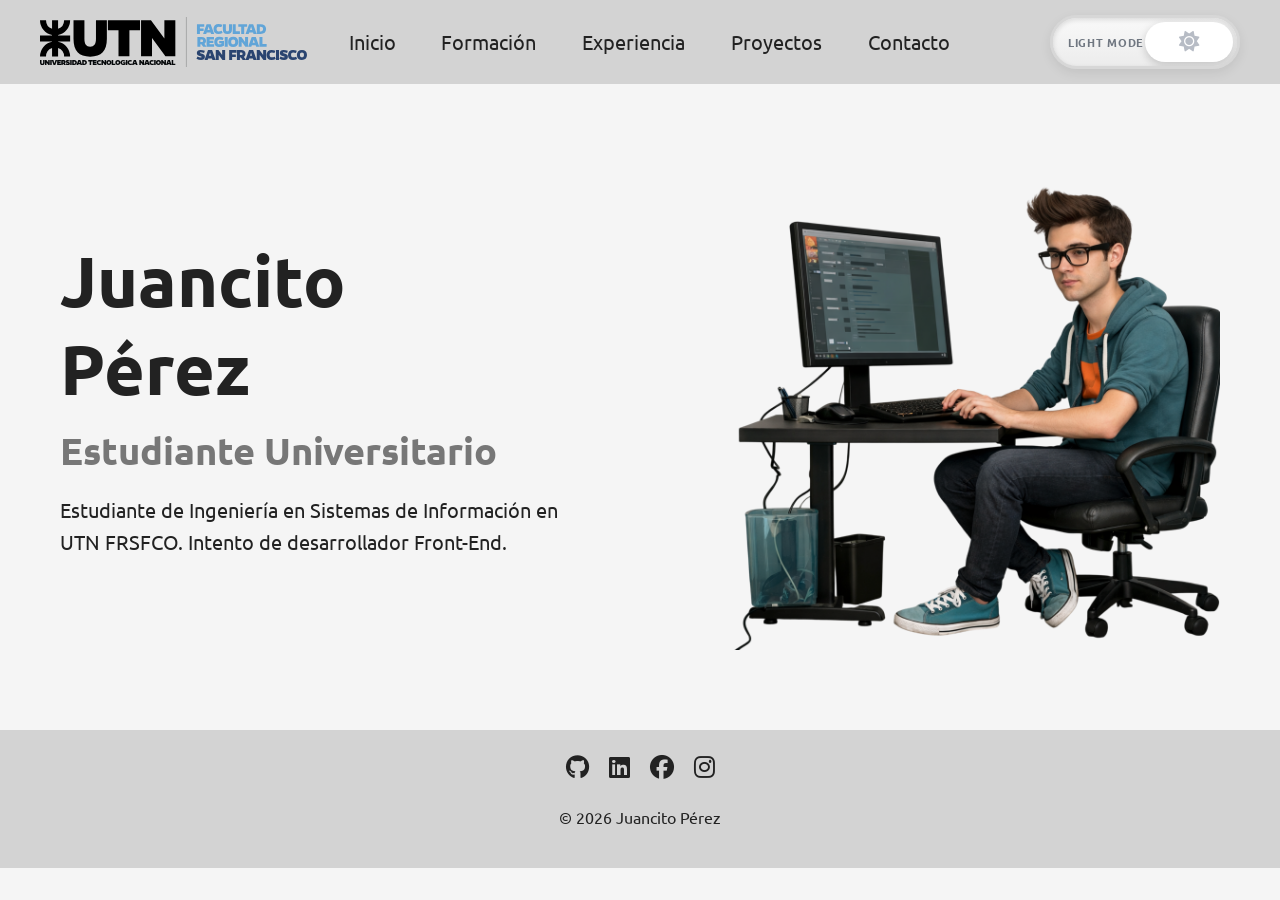
<file: index.html>
<!DOCTYPE html>
<html lang="es">
<head>
    <title>Juancito Pérez | Estudiante Universitario</title>
    <link rel="stylesheet" href="estilos/styles.css">
    <link rel="stylesheet" href="https://cdnjs.cloudflare.com/ajax/libs/font-awesome/6.5.0/css/all.min.css">
     
    <link rel="preconnect" href="https://fonts.googleapis.com">
    <link rel="preconnect" href="https://fonts.gstatic.com" crossorigin>
    <link href="https://fonts.googleapis.com/css2?family=Ubuntu:ital,wght@0,300;0,400;0,500;0,700;1,300;1,400;1,500;1,700&display=swap" rel="stylesheet">

</head>
<body>
    <input type="checkbox" id="theme-toggle" class="theme-toggle">
    <div class="page">
    <header class="header">
        <div class="logo">
            <img src="imágenes/logos/logoutn.svg" alt="Logo UTN">
        </div>
        <nav class="nav">
            <a href="index.html">Inicio</a>
            <a href="formacion.html">Formación</a>
            <a href="experiencia.html">Experiencia</a>
            <a href="proyectos.html">Proyectos</a>
            <a href="contacto.html">Contacto</a>
        </nav>
       <label for="theme-toggle" class="theme-switch">
            <span class="theme-switch__text theme-switch__text--light">LIGHT MODE</span>
            <span class="theme-switch__text theme-switch__text--dark">DARK MODE</span>

            <span class="theme-switch__thumb">
                <i class="fa-solid fa-sun theme-icon theme-icon--sun"></i>
                <i class="fa-solid fa-moon theme-icon theme-icon--moon"></i>
            </span>
        </label>
    </header>
    
    <section class="inicio">
        <div class="inicio-texto">
            <h1>Juancito<br>Pérez</h1>
            <h2>Estudiante Universitario</h2>
            <p>
            Estudiante de Ingeniería en Sistemas de Información en UTN FRSFCO. Intento de desarrollador Front-End.
            </p>
        </div>

        <aside class="inicio-imagen">
            <img src="imágenes/programador.png" alt="Persona">
        </aside>

    </section>
    <footer class="footer">
        <div class="footer-redes">
            <a class="fa-brands fa-github" href="https://github.com" target="_blank"></a>
            <a class="fa-brands fa-linkedin" href="https://linkedin.com" target="_blank"></a>
            <a class="fa-brands fa-facebook" href="https://facebook.com" target="_blank"></a>
            <a class="fa-brands fa-instagram" href="https://instagram.com" target="_blank"></a>
        </div>
        <p>© 2026 Juancito Pérez</p>
    </footer>
    </div>
</body>


</html>
</file>
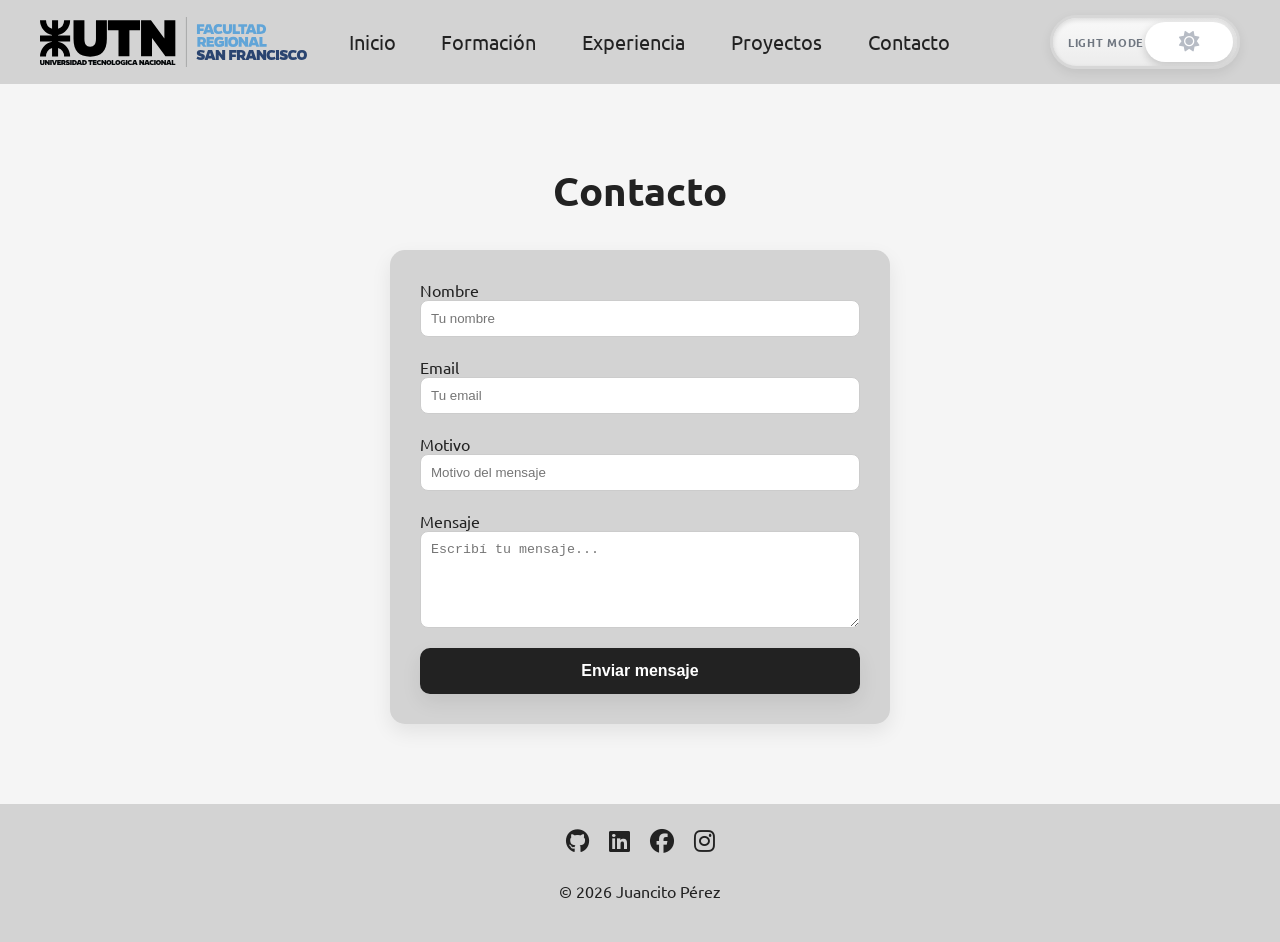
<file: contacto.html>
<!DOCTYPE html>
<html lang="es">
    <head>
        <title>Juancito Pérez | Estudiante Universitario</title>
        <link rel="stylesheet" href="estilos/styles.css">
        <link rel="stylesheet" href="https://cdnjs.cloudflare.com/ajax/libs/font-awesome/6.5.0/css/all.min.css">

        <link rel="preconnect" href="https://fonts.googleapis.com">
        <link rel="preconnect" href="https://fonts.gstatic.com" crossorigin>
        <link href="https://fonts.googleapis.com/css2?family=Ubuntu:ital,wght@0,300;0,400;0,500;0,700;1,300;1,400;1,500;1,700&display=swap" rel="stylesheet">

    </head>
    <body>
      <input type="checkbox" id="theme-toggle" class="theme-toggle">
    <div class="page">
    <header class="header">
        <div class="logo">
            <img src="imágenes/logos/logoutn.svg" alt="Logo UTN">
        </div>
        <nav class="nav">
            <a href="index.html">Inicio</a>
            <a href="formacion.html">Formación</a>
            <a href="experiencia.html">Experiencia</a>
            <a href="proyectos.html">Proyectos</a>
            <a href="contacto.html">Contacto</a>
        </nav>
       <label for="theme-toggle" class="theme-switch">
            <span class="theme-switch__text theme-switch__text--light">LIGHT MODE</span>
            <span class="theme-switch__text theme-switch__text--dark">DARK MODE</span>

            <span class="theme-switch__thumb">
                <i class="fa-solid fa-sun theme-icon theme-icon--sun"></i>
                <i class="fa-solid fa-moon theme-icon theme-icon--moon"></i>
            </span>
        </label>
    </header>
    <section class="contacto">

    <h2 class="titulo-seccion">Contacto</h2>

    <div class="contenedor-formulario">
        <form class="formulario" action="https://formspree.io/f/xpqoeave" method="POST">

        <div class="grupo">
            <label>Nombre</label>
            <input type="text" name="nombre" placeholder="Tu nombre" required>
        </div>

        <div class="grupo">
            <label>Email</label>
            <input type="email" name="email"placeholder="Tu email" required>
        </div>

        <div class="grupo">
            <label>Motivo</label>
            <input type="text" name="motivo" placeholder="Motivo del mensaje" required>
        </div>

        <div class="grupo">
            <label>Mensaje</label>
            <textarea rows="5" name="mensaje" placeholder="Escribí tu mensaje..." required></textarea>
        </div>

        <button type="submit" class="btn-enviar">Enviar mensaje</button>

        </form>
        </div>

    </section>
    <footer class="footer">
        <div class="footer-redes">
            <a class="fa-brands fa-github" href="https://github.com" target="_blank"></a>
            <a class="fa-brands fa-linkedin" href="https://linkedin.com" target="_blank"></a>
            <a class="fa-brands fa-facebook" href="https://facebook.com" target="_blank"></a>
            <a class="fa-brands fa-instagram" href="https://instagram.com" target="_blank"></a>
        </div>
        <p>© 2026 Juancito Pérez</p>
    </footer>
    </div>
    </body>
    </html>
</file>
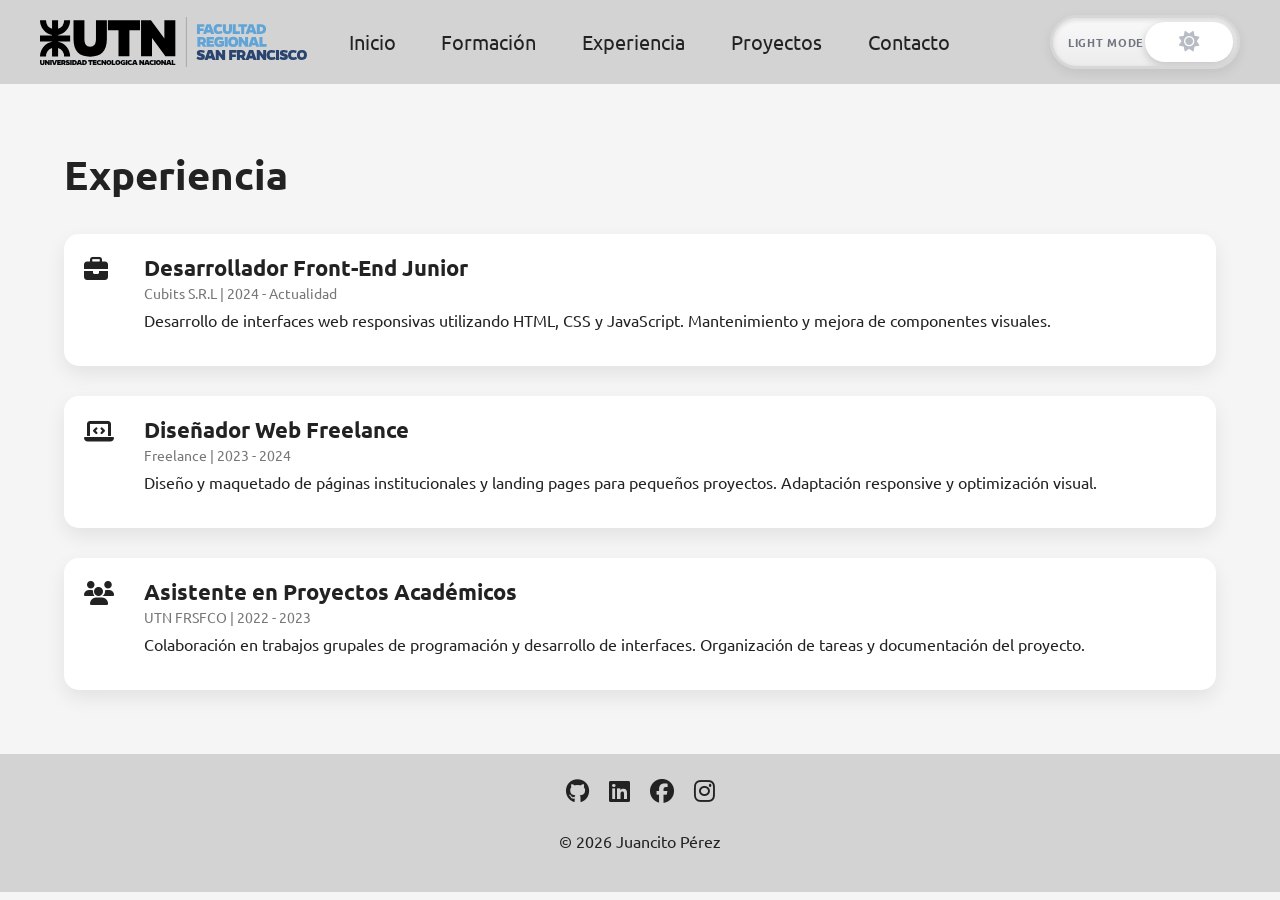
<file: experiencia.html>
<!DOCTYPE html>
<html lang="es">
    <head>
        <title>Juancito Pérez | Estudiante Universitario</title>
        <link rel="stylesheet" href="estilos/styles.css">
        <link rel="stylesheet" href="https://cdnjs.cloudflare.com/ajax/libs/font-awesome/6.5.0/css/all.min.css">

        <link rel="preconnect" href="https://fonts.googleapis.com">
        <link rel="preconnect" href="https://fonts.gstatic.com" crossorigin>
        <link href="https://fonts.googleapis.com/css2?family=Ubuntu:ital,wght@0,300;0,400;0,500;0,700;1,300;1,400;1,500;1,700&display=swap" rel="stylesheet">

    </head>
    <body>
        <input type="checkbox" id="theme-toggle" class="theme-toggle">
    <div class="page">
    <header class="header">
        <div class="logo">
            <img src="imágenes/logos/logoutn.svg" alt="Logo UTN">
        </div>
        <nav class="nav">
            <a href="index.html">Inicio</a>
            <a href="formacion.html">Formación</a>
            <a href="experiencia.html">Experiencia</a>
            <a href="proyectos.html">Proyectos</a>
            <a href="contacto.html">Contacto</a>
        </nav>
       <label for="theme-toggle" class="theme-switch">
            <span class="theme-switch__text theme-switch__text--light">LIGHT MODE</span>
            <span class="theme-switch__text theme-switch__text--dark">DARK MODE</span>

            <span class="theme-switch__thumb">
                <i class="fa-solid fa-sun theme-icon theme-icon--sun"></i>
                <i class="fa-solid fa-moon theme-icon theme-icon--moon"></i>
            </span>
        </label>
    </header>

        <section class="experiencia">
            <h2 class="titulo-seccion">Experiencia</h2>

            <div class="lista-experiencia">

                <div class="item-experiencia">
                <div class="icono">
                    <i class="fa-solid fa-briefcase"></i>
                </div>
                <div class="contenido">
                    <h3>Desarrollador Front-End Junior</h3>
                    <span>Cubits S.R.L | 2024 - Actualidad</span>
                    <p>
                    Desarrollo de interfaces web responsivas utilizando HTML, CSS y JavaScript.
                    Mantenimiento y mejora de componentes visuales.
                    </p>
                </div>
                </div>

                <div class="item-experiencia">
                <div class="icono">
                    <i class="fa-solid fa-laptop-code"></i>
                </div>
                <div class="contenido">
                    <h3>Diseñador Web Freelance</h3>
                    <span>Freelance | 2023 - 2024</span>
                    <p>
                    Diseño y maquetado de páginas institucionales y landing pages para pequeños proyectos.
                    Adaptación responsive y optimización visual.
                    </p>
                </div>
                </div>

                <div class="item-experiencia">
                <div class="icono">
                    <i class="fa-solid fa-users"></i>
                </div>
                <div class="contenido">
                    <h3>Asistente en Proyectos Académicos</h3>
                    <span>UTN FRSFCO | 2022 - 2023</span>
                    <p>
                    Colaboración en trabajos grupales de programación y desarrollo de interfaces.
                    Organización de tareas y documentación del proyecto.
                    </p>
                </div>
                </div>
            </div>
        </section>
     <footer class="footer">
        <div class="footer-redes">
            <a class="fa-brands fa-github" href="https://github.com" target="_blank"></a>
            <a class="fa-brands fa-linkedin" href="https://linkedin.com" target="_blank"></a>
            <a class="fa-brands fa-facebook" href="https://facebook.com" target="_blank"></a>
            <a class="fa-brands fa-instagram" href="https://instagram.com" target="_blank"></a>
        </div>
        <p>© 2026 Juancito Pérez</p>
    </footer>
    </div>
</body>
</html>
</file>
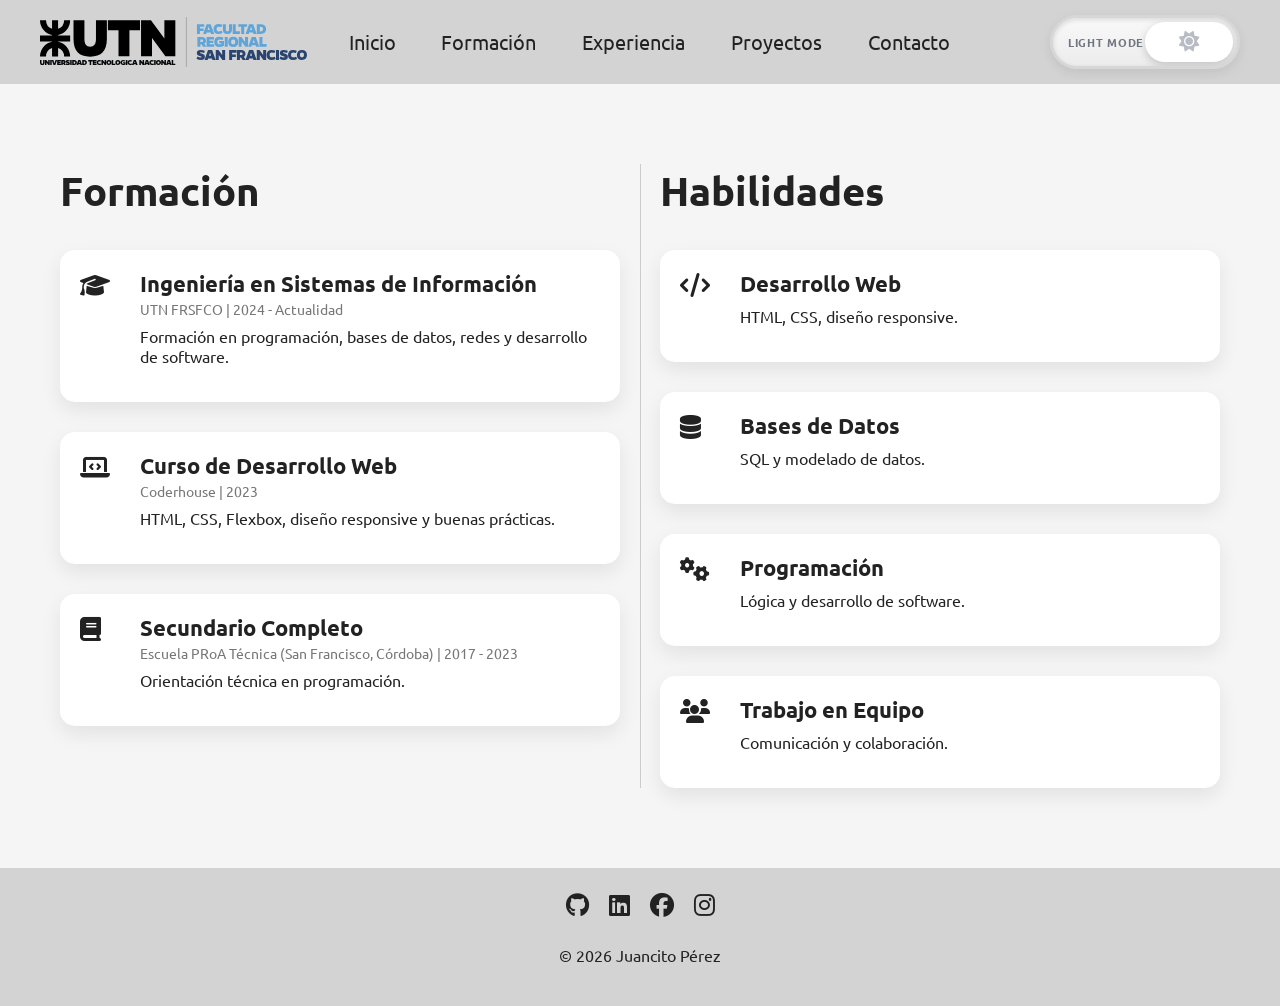
<file: formacion.html>
<!DOCTYPE html>
<html lang="es">
<head>
    <title>Juancito Pérez | Estudiante Universitario</title>
    <link rel="stylesheet" href="estilos/styles.css">
    <link rel="stylesheet" href="https://cdnjs.cloudflare.com/ajax/libs/font-awesome/6.5.0/css/all.min.css">

    <link rel="preconnect" href="https://fonts.googleapis.com">
    <link rel="preconnect" href="https://fonts.gstatic.com" crossorigin>
    <link href="https://fonts.googleapis.com/css2?family=Ubuntu:ital,wght@0,300;0,400;0,500;0,700;1,300;1,400;1,500;1,700&display=swap" rel="stylesheet">

</head>
<body>
    <input type="checkbox" id="theme-toggle" class="theme-toggle">
    <div class="page">
    <header class="header">
        <div class="logo">
            <img src="imágenes/logos/logoutn.svg" alt="Logo UTN">
        </div>
        <nav class="nav">
            <a href="index.html">Inicio</a>
            <a href="formacion.html">Formación</a>
            <a href="experiencia.html">Experiencia</a>
            <a href="proyectos.html">Proyectos</a>
            <a href="contacto.html">Contacto</a>
        </nav>
       <label for="theme-toggle" class="theme-switch">
            <span class="theme-switch__text theme-switch__text--light">LIGHT MODE</span>
            <span class="theme-switch__text theme-switch__text--dark">DARK MODE</span>

            <span class="theme-switch__thumb">
                <i class="fa-solid fa-sun theme-icon theme-icon--sun"></i>
                <i class="fa-solid fa-moon theme-icon theme-icon--moon"></i>
            </span>
        </label>
    </header>

    <section class="contenedor-doble">

  <div class="columna">
    <h2 class="titulo-seccion">Formación</h2>

    <div class="lista-formacion">

      <div class="item-formacion">
        <div class="icono">
          <i class="fa-solid fa-graduation-cap"></i>
        </div>
        <div class="contenido">
          <h3>Ingeniería en Sistemas de Información</h3>
          <span>UTN FRSFCO | 2024 - Actualidad</span>
          <p>Formación en programación, bases de datos, redes y desarrollo de software.</p>
        </div>
      </div>

      <div class="item-formacion">
        <div class="icono">
          <i class="fa-solid fa-laptop-code"></i>
        </div>
        <div class="contenido">
          <h3>Curso de Desarrollo Web</h3>
          <span>Coderhouse | 2023</span>
          <p>HTML, CSS, Flexbox, diseño responsive y buenas prácticas.</p>
        </div>
      </div>

      <div class="item-formacion">
        <div class="icono">
          <i class="fa-solid fa-book"></i>
        </div>
        <div class="contenido">
          <h3>Secundario Completo</h3>
          <span>Escuela PRoA Técnica (San Francisco, Córdoba) | 2017 - 2023</span>
          <p>Orientación técnica en programación.</p>
        </div>
      </div>

    </div>
  </div>

  <div class="columna">
    <h2 class="titulo-seccion">Habilidades</h2>

    <div class="lista-habilidades">

      <div class="item-habilidad">
        <div class="icono">
          <i class="fa-solid fa-code"></i>
        </div>
        <div class="contenido">
          <h3>Desarrollo Web</h3>
          <p>HTML, CSS, diseño responsive.</p>
        </div>
      </div>

      <div class="item-habilidad">
        <div class="icono">
          <i class="fa-solid fa-database"></i>
        </div>
        <div class="contenido">
          <h3>Bases de Datos</h3>
          <p>SQL y modelado de datos.</p>
        </div>
      </div>

      <div class="item-habilidad">
        <div class="icono">
          <i class="fa-solid fa-gears"></i>
        </div>
        <div class="contenido">
          <h3>Programación</h3>
          <p>Lógica y desarrollo de software.</p>
        </div>
      </div>

      <div class="item-habilidad">
        <div class="icono">
          <i class="fa-solid fa-users"></i>
        </div>
        <div class="contenido">
          <h3>Trabajo en Equipo</h3>
          <p>Comunicación y colaboración.</p>
        </div>
      </div>

    </div>
  </div>

</section>
<footer class="footer">
        <div class="footer-redes">
            <a class="fa-brands fa-github" href="https://github.com" target="_blank"></a>
            <a class="fa-brands fa-linkedin" href="https://linkedin.com" target="_blank"></a>
            <a class="fa-brands fa-facebook" href="https://facebook.com" target="_blank"></a>
            <a class="fa-brands fa-instagram" href="https://instagram.com" target="_blank"></a>
        </div>
        <p>© 2026 Juancito Pérez</p>
    </footer>
    </div>
</body>
</html>
</file>
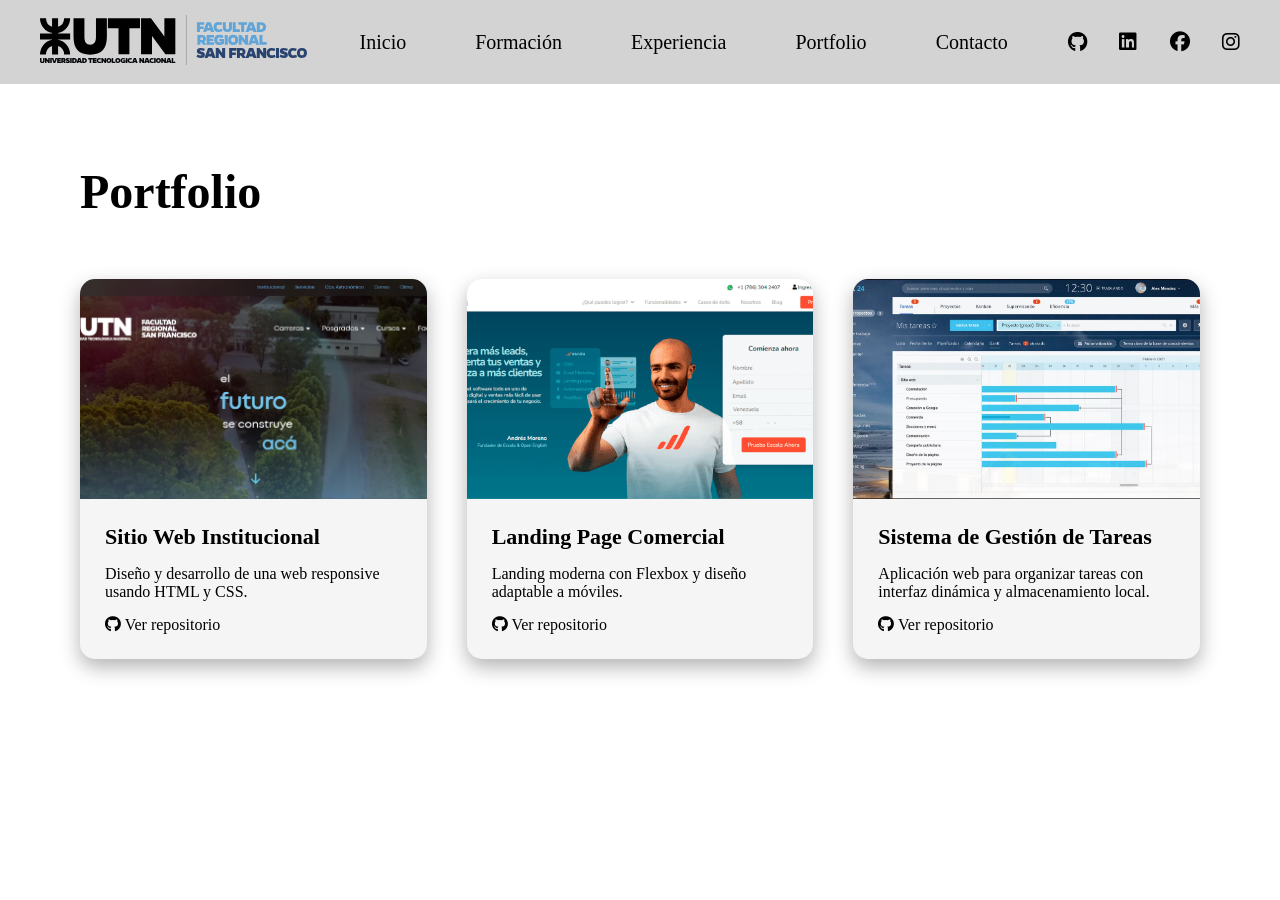
<file: portfolio.html>
<!DOCTYPE html>
<html lang="es">
<head>
    <title>Juancito Pérez | Estudiante Universitario</title>
    <link rel="stylesheet" href="styles.css">
    <link rel="stylesheet" href="https://cdnjs.cloudflare.com/ajax/libs/font-awesome/6.5.0/css/all.min.css">

</head>
<body>
    <header class="header">
        <div class="logo">
            <img src="imágenes/logos/logoutn.svg" alt="Logo UTN">
        </div>
        <nav class="nav">
            <a href="index.html">Inicio</a>
            <a href="formacion.html">Formación</a>
            <a href="">Experiencia</a>
            <a href="portfolio.html">Portfolio</a>
            <a href="">Contacto</a>
        </nav>
        <div class="social">
            <a class = "fa-brands fa-github" href="https://github.com"></a>
            <a class = "fa-brands fa-linkedin" href="https://linkedin.com"></a>
            <a class = "fa-brands fa-facebook" href="https://facebook.com"></a>
            <a class = "fa-brands fa-instagram" href="https://instagram.com"></a>
        </div>
    </header>


    <section class="portfolio">

        <h2 class="titulo-seccion">Portfolio</h2>

        <div class="grid-portfolio">

            <div class="card-proyecto">
            <img src="imágenes/proyecto1.png" alt="Proyecto 1">
            <div class="info-proyecto">
                <h3>Sitio Web Institucional</h3>
                <p>Diseño y desarrollo de una web responsive usando HTML y CSS.</p>
                <a href="https://github.com/usuario/proyecto1" target="_blank">
                <i class="fa-brands fa-github"></i> Ver repositorio
                </a>
            </div>
            </div>

            <div class="card-proyecto">
            <img src="imágenes/proyecto2.png" alt="Proyecto 2">
            <div class="info-proyecto">
                <h3>Landing Page Comercial</h3>
                <p>Landing moderna con Flexbox y diseño adaptable a móviles.</p>
                <a href="https://github.com/usuario/proyecto2" target="_blank">
                <i class="fa-brands fa-github"></i> Ver repositorio
                </a>
            </div>
            </div>

            <div class="card-proyecto">
            <img src="imágenes/proyecto3.jpg" alt="Proyecto 3">
            <div class="info-proyecto">
                <h3>Sistema de Gestión de Tareas</h3>
                <p>Aplicación web para organizar tareas con interfaz dinámica y almacenamiento local.</p>
                <a href="https://github.com/usuario/proyecto3" target="_blank">
                <i class="fa-brands fa-github"></i> Ver repositorio
                </a>
            </div>
            </div>

        </div>

    </section>
</body>
</file>
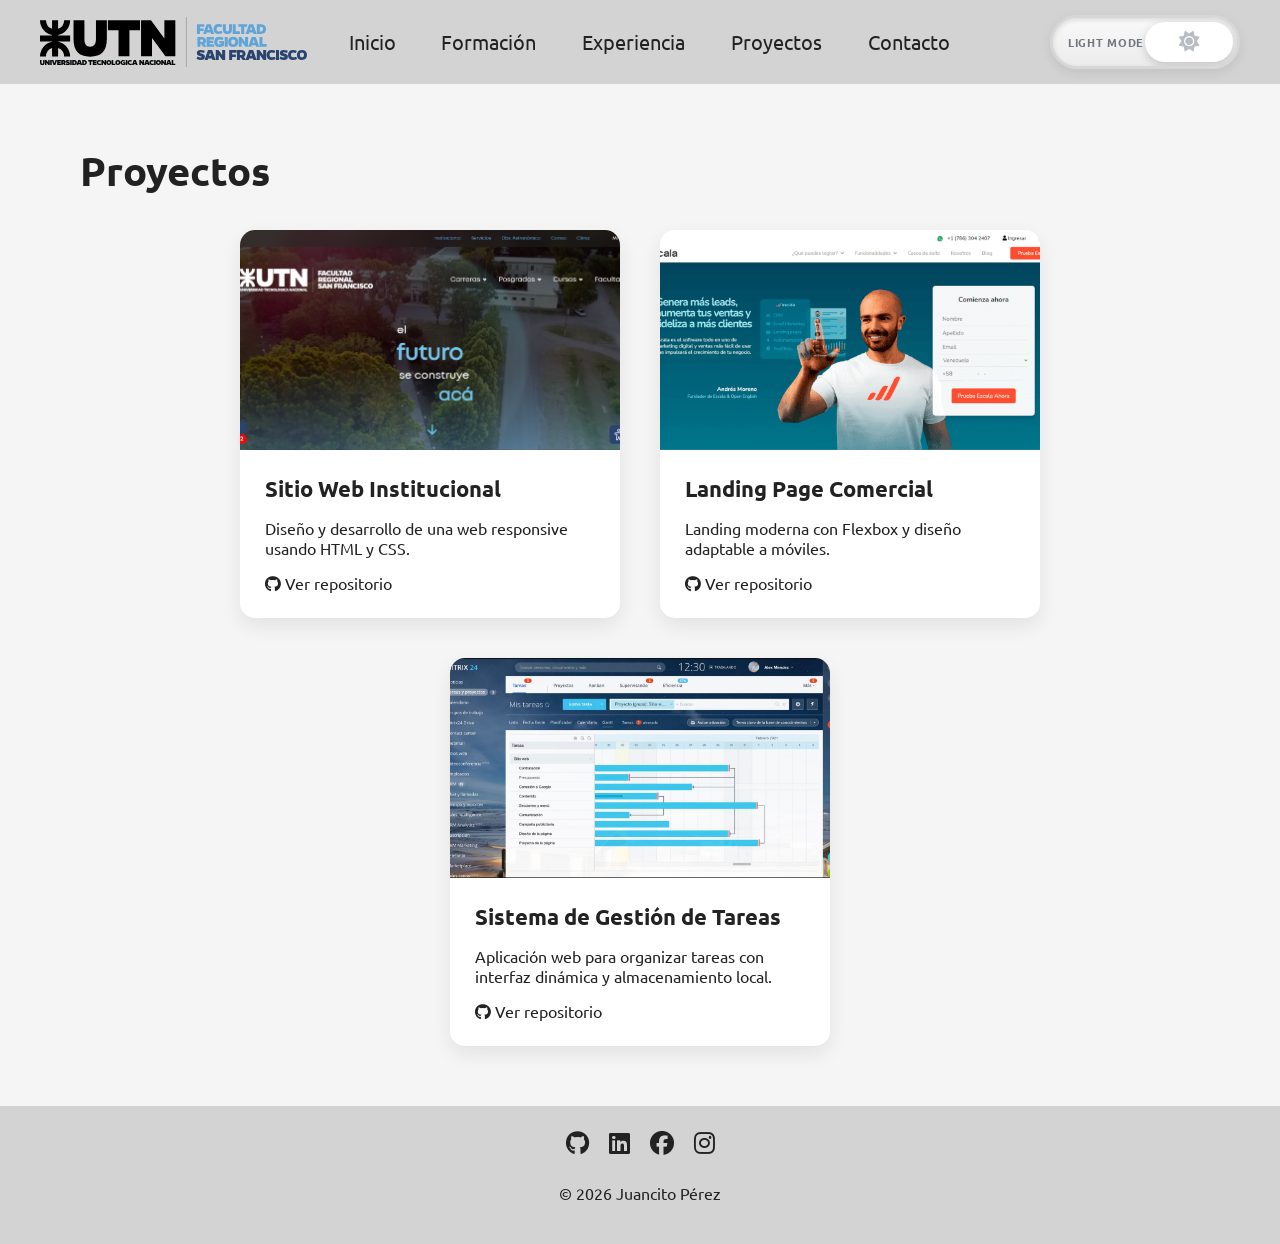
<file: proyectos.html>
<!DOCTYPE html>
<html lang="es">
<head>
    <title>Juancito Pérez | Estudiante Universitario</title>
    <link rel="stylesheet" href="estilos/styles.css">
    <link rel="stylesheet" href="https://cdnjs.cloudflare.com/ajax/libs/font-awesome/6.5.0/css/all.min.css">

    <link rel="preconnect" href="https://fonts.googleapis.com">
    <link rel="preconnect" href="https://fonts.gstatic.com" crossorigin>
    <link href="https://fonts.googleapis.com/css2?family=Ubuntu:ital,wght@0,300;0,400;0,500;0,700;1,300;1,400;1,500;1,700&display=swap" rel="stylesheet">

</head>
<body>
    <input type="checkbox" id="theme-toggle" class="theme-toggle">
    <div class="page">
    <header class="header">
        <div class="logo">
            <img src="imágenes/logos/logoutn.svg" alt="Logo UTN">
        </div>
        <nav class="nav">
            <a href="index.html">Inicio</a>
            <a href="formacion.html">Formación</a>
            <a href="experiencia.html">Experiencia</a>
            <a href="proyectos.html">Proyectos</a>
            <a href="contacto.html">Contacto</a>
        </nav>
       <label for="theme-toggle" class="theme-switch">
            <span class="theme-switch__text theme-switch__text--light">LIGHT MODE</span>
            <span class="theme-switch__text theme-switch__text--dark">DARK MODE</span>

            <span class="theme-switch__thumb">
                <i class="fa-solid fa-sun theme-icon theme-icon--sun"></i>
                <i class="fa-solid fa-moon theme-icon theme-icon--moon"></i>
            </span>
        </label>
    </header>


    <section class="portfolio">

        <h2 class="titulo-seccion">Proyectos</h2>

        <div class="grid-portfolio">

            <div class="card-proyecto">
            <img src="imágenes/proyecto1.png" alt="Proyecto 1">
            <div class="info-proyecto">
                <h3>Sitio Web Institucional</h3>
                <p>Diseño y desarrollo de una web responsive usando HTML y CSS.</p>
                <a href="https://github.com/usuario/proyecto1" target="_blank">
                <i class="fa-brands fa-github"></i> Ver repositorio
                </a>
            </div>
            </div>

            <div class="card-proyecto">
            <img src="imágenes/proyecto2.png" alt="Proyecto 2">
            <div class="info-proyecto">
                <h3>Landing Page Comercial</h3>
                <p>Landing moderna con Flexbox y diseño adaptable a móviles.</p>
                <a href="https://github.com/usuario/proyecto2" target="_blank">
                <i class="fa-brands fa-github"></i> Ver repositorio
                </a>
            </div>
            </div>

            <div class="card-proyecto">
            <img src="imágenes/proyecto3.jpg" alt="Proyecto 3">
            <div class="info-proyecto">
                <h3>Sistema de Gestión de Tareas</h3>
                <p>Aplicación web para organizar tareas con interfaz dinámica y almacenamiento local.</p>
                <a href="https://github.com/usuario/proyecto3" target="_blank">
                <i class="fa-brands fa-github"></i> Ver repositorio
                </a>
            </div>
            </div>

        </div>

    </section>
        <footer class="footer">
            <div class="footer-redes">
                <a class="fa-brands fa-github" href="https://github.com" target="_blank"></a>
                <a class="fa-brands fa-linkedin" href="https://linkedin.com" target="_blank"></a>
                <a class="fa-brands fa-facebook" href="https://facebook.com" target="_blank"></a>
                <a class="fa-brands fa-instagram" href="https://instagram.com" target="_blank"></a>
            </div>
            <p>© 2026 Juancito Pérez</p>
        </footer>
    </div>
    </body>
</html>
</file>
<file: estilos/styles.css>
/* VARIABLES */
:root {
  --texto: #222222;
  --section-fondo: #f5f5f5;
  --header-fondo: lightgrey;
  --card-bg: #ffffff;
  --shadow: 0 8px 20px rgba(0, 0, 0, 0.08);
}

/* RESET */
*,
*::before,
*::after {
  box-sizing: border-box;
}

body {
  margin: 0;
  font-family: 'Ubuntu', sans-serif;
  overflow-x: hidden;
}

img {
  max-width: 100%;
  height: auto;
  display: block;
}

/* CONTENEDOR GENERAL */
.page {
  min-height: 100vh;
  background: var(--section-fondo);
  color: var(--texto);
  transition: 0.3s;
}

/* HEADER */
.header {
  display: flex;
  flex-direction: row;
  background: var(--header-fondo);
  justify-content: center;
  padding: 15px 40px;
  align-items: center;
  transition: 0.3s;
  gap: 20px;
}

.logo {
  flex-grow: 1;
  min-width: 0;
}

.logo img {
  height: 50px;
  width: auto;
}

.nav {
  display: flex;
  gap: 30px;
  flex-grow: 3;
  align-items: center;
  justify-content: space-between;
  margin-right: 5%;
  min-width: 0;
  flex-wrap: wrap;
}

.nav a {
  color: var(--texto);
  text-decoration: none;
  font-size: 20px;
  transition: 0.3s;
  white-space: nowrap;
}

.nav a:hover {
  opacity: 0.6;
}

.social {
  display: flex;
  gap: 15px;
  flex-grow: 1;
  justify-content: space-between;
  min-width: 0;
  flex-wrap: wrap;
}

.social a {
  color: var(--texto);
  font-size: 20px;
  transition: 0.3s;
  white-space: nowrap;
}

.social a:hover {
  opacity: 0.6;
}

/* BOTÓN DARK MODE */
.theme-toggle {
  display: none;
}

.theme-btn {
  margin-left: 20px;
  cursor: pointer;
  font-size: 20px;
  color: var(--texto);
}

/* INICIO */
.inicio {
  display: flex;
  align-items: center;
  justify-content: center;
  padding: 80px 60px;
  gap: 15%;
  background: var(--section-fondo);
}

.inicio-texto {
  max-width: 500px;
  min-width: 0;
}

.inicio-texto h1 {
  font-size: 70px;
  margin: 0;
}

.inicio-texto h2 {
  margin: 15px 0;
  font-size: 38px;
  color: #777;
}

.inicio-texto p {
  font-size: 20px;
  line-height: 1.6;
}

.inicio-imagen {
  display: flex;
  justify-content: center;
  align-items: center;
}

.inicio-imagen img {
  max-width: 500px;
  width: 100%;
}

.experiencia,
.portfolio {
  padding: 5%;
  background-color: var(--section-fondo);
}

/* CONTENEDOR DOBLE */
.contenedor-doble {
  display: flex;
  gap: 40px;
  padding: 80px 60px;
  background: var(--section-fondo);
  position: relative;
}

.contenedor-doble::before {
  content: "";
  position: absolute;
  top: 80px;
  bottom: 80px;
  left: 50%;
  width: 1px;
  background-color: #ccc;
}

.columna {
  flex: 1;
  min-width: 0;
}

/* TÍTULOS */
.titulo-seccion {
  font-size: 40px;
  margin-top: 0;
}

/* LISTAS */
.lista-formacion,
.lista-habilidades,
.lista-experiencia {
  display: flex;
  flex-direction: column;
  gap: 30px;
}

/* ITEMS */
.item-formacion,
.item-habilidad,
.item-experiencia {
  display: flex;
  gap: 20px;
  background: var(--card-bg);
  padding: 20px;
  border-radius: 15px;
  transition: 0.3s;
  box-shadow: var(--shadow);
}

.item-formacion:hover,
.item-habilidad:hover,
.item-experiencia:hover {
  transform: translateY(-5px);
}

/* ICONOS */
.icono {
  font-size: 24px;
  min-width: 40px;
}

/* CONTENIDO */
.contenido h3 {
  margin: 0;
  font-size: 22px;
}

.contenido span {
  font-size: 14px;
  color: #777;
}

.contenido p {
  margin-top: 8px;
  font-size: 16px;
}

/* PORTFOLIO */
.portfolio {
  padding: 60px 80px;
  background: var(--section-fondo);
}

.grid-portfolio {
  display: flex;
  gap: 40px;
  justify-content: center;
  flex-wrap: wrap;
}

.card-proyecto {
  width: 380px;
  max-width: 100%;
  background: var(--card-bg);
  border-radius: 15px;
  overflow: hidden;
  transition: 0.3s;
  display: flex;
  flex-direction: column;
  box-shadow: var(--shadow);
}

.card-proyecto:hover {
  transform: translateY(-10px);
}

.card-proyecto img {
  width: 100%;
  height: 220px;
  object-fit: cover;
}

.info-proyecto {
  padding: 25px;
  display: flex;
  flex-direction: column;
  flex-grow: 1;
}

.info-proyecto h3 {
  margin: 0;
  font-size: 22px;
}

.info-proyecto p {
  margin: 15px 0;
}

.info-proyecto a {
  margin-top: auto;
  text-decoration: none;
  color: var(--texto);
}

/* CONTACTO */
.contacto {
  padding: 80px 20px;
  background: var(--section-fondo);
  text-align: center;
}

.contenedor-formulario {
  display: flex;
  justify-content: center;
}

.formulario {
  background: var(--header-fondo);
  padding: 30px;
  border-radius: 15px;
  width: 100%;
  max-width: 500px;
  box-shadow: var(--shadow);
}

.grupo {
  display: flex;
  flex-direction: column;
  text-align: left;
  margin-bottom: 20px;
}

.grupo input,
.grupo select,
.grupo textarea {
  padding: 10px;
  border-radius: 8px;
  border: 1px solid #ccc;
  width: 100%;
}

/* DARK MODE */
.theme-toggle:checked ~ .page {
  --texto: #f2f2f2;
  --section-fondo: #1a1a1a;
  --header-fondo: #1f1f1f;
  --card-bg: #242424;
  --shadow: 0 8px 20px rgba(0, 0, 0, 0.4);
}

/* BOTÓN DARK MODE */
.theme-toggle {
  display: none;
}

.theme-switch {
  width: clamp(140px, 18vw, 190px);
  height: clamp(42px, 5vw, 54px);
  border-radius: 999px;
  position: relative;
  display: flex;
  align-items: center;
  justify-content: space-between;
  padding: 0 14px;
  cursor: pointer;
  overflow: hidden;
  margin-left: 20px;
  border: 3px solid #d7d7d7;
  background: linear-gradient(180deg, #f9f9f9, #ececec);
  box-shadow: inset 0 2px 5px rgba(0, 0, 0, 0.12), 0 4px 12px rgba(0, 0, 0, 0.08);
  transition: 0.35s ease;
  flex-shrink: 0;
  box-sizing: border-box;
}

.theme-switch__text {
  position: relative;
  z-index: 3;
  width: 50%;
  font-size: clamp(8px, 0.9vw, 11px);
  font-weight: 700;
  letter-spacing: 0.7px;
  line-height: 1;
  user-select: none;
  transition: 0.3s ease;
  text-align: center;
}

.theme-switch__text--light {
  color: #6f7680;
}

.theme-switch__text--dark {
  color: transparent;
}

/* thumb */
.theme-switch__thumb {
  position: absolute;
  top: 4px;
  left: calc(50% + 0px);
  width: calc(50% - 4px);
  height: calc(100% - 8px);
  border-radius: 999px;
  background: #ffffff;
  display: flex;
  align-items: center;
  justify-content: center;
  box-shadow: 0 3px 8px rgba(0, 0, 0, 0.18);
  transition: 0.35s ease;
  z-index: 2;
  box-sizing: border-box;
}

.theme-icon {
  position: absolute;
  font-size: clamp(16px, 1.6vw, 22px);
  transition: 0.25s ease;
}

.theme-icon--sun {
  color: #b7bcc5;
  opacity: 1;
  transform: scale(1);
}

.theme-icon--moon {
  color: #b7bcc5;
  opacity: 0;
  transform: scale(0.7);
}

/* ESTADO ACTIVO: DARK MODE */
.theme-toggle:checked ~ .page .theme-switch {
  background: linear-gradient(180deg, #2b2f36, #1c1f25);
  border-color: #111319;
}

.theme-toggle:checked ~ .page .theme-switch__thumb {
  left: 4px;
  background: #343946;
}

.theme-toggle:checked ~ .page .theme-switch__text--light {
  color: transparent;
}

.theme-toggle:checked ~ .page .theme-switch__text--dark {
  color: #f2f2f2;
}

.theme-toggle:checked ~ .page .theme-icon--sun {
  opacity: 0;
  transform: scale(0.7);
}

.theme-toggle:checked ~ .page .theme-icon--moon {
  opacity: 1;
  transform: scale(1);
}

/* FOOTER */
.footer {
  background: var(--header-fondo);
  padding: 25px 40px;
  display: flex;
  flex-direction: column;
  align-items: center;
  gap: 12px;
}

.footer-redes {
  display: flex;
  gap: 20px;
  align-items: center;
  justify-content: center;
  flex-wrap: wrap;
}

.footer-redes a {
  color: var(--texto);
  font-size: 24px;
  text-decoration: none;
  transition: 0.3s;
}

.footer-redes a:hover {
  opacity: 0.65;
  transform: translateY(-2px);
}
.btn-enviar {
  width: 100%;
  padding: 14px;
  border: none;
  border-radius: 10px;
  background: var(--texto);
  color: var(--card-bg);
  font-size: 16px;
  font-weight: 600;
  cursor: pointer;
  transition: 0.3s ease;
  box-shadow: var(--shadow);
}

/* hover */
.btn-enviar:hover {
  transform: translateY(-2px);
  opacity: 0.9;
} 
/* RESPONSIVE */
@media (max-width: 1200px) {
  .inicio {
    gap: 10%;
    padding: 70px 40px;
  }

  .inicio-texto h1 {
    font-size: 62px;
  }

  .inicio-texto h2 {
    font-size: 34px;
  }

  .inicio-imagen img {
    max-width: 430px;
  }

  .grid-portfolio {
    gap: 30px;
  }

  .card-proyecto {
    width: 340px;
  }

  .portfolio {
    padding: 50px 40px;
  }
}

@media (max-width: 992px) {
  .header {
    flex-wrap: wrap;
    justify-content: space-between;
    padding: 12px 20px;
  }

  .logo {
    order: 1;
    flex: 1 1 auto;
  }

  .theme-switch {
    order: 2;
    margin-left: 0;
  }

  .nav {
    order: 3;
    flex: 1 1 100%;
    justify-content: center;
    gap: 20px;
    margin-right: 0;
  }

  .social {
    order: 4;
    flex: 1 1 100%;
    justify-content: center;
  }

  .inicio {
    flex-direction: column;
    text-align: center;
    gap: 30px;
    padding: 60px 30px;
  }

  .inicio-texto {
    max-width: 100%;
  }

  .inicio-imagen img {
    max-width: 380px;
    width: 100%;
  }

  .contenedor-doble {
    flex-direction: column;
    padding: 60px 30px;
  }

  .contenedor-doble::before {
    display: none;
  }

  .portfolio {
    padding: 45px 30px;
  }

  .grid-portfolio {
    justify-content: center;
  }

  .card-proyecto {
    width: 100%;
    max-width: 500px;
  }
}

@media (max-width: 768px) {
  .header {
    padding: 12px 16px;
    gap: 12px;
  }

  .logo img {
    height: 44px;
  }

  .nav {
    gap: 14px;
  }

  .nav a {
    font-size: 16px;
  }

  .social a {
    font-size: 18px;
  }

  .inicio {
    padding: 50px 20px;
  }

  .inicio-texto h1 {
    font-size: 54px;
  }

  .inicio-texto h2 {
    font-size: 28px;
  }

  .inicio-texto p {
    font-size: 18px;
  }

  .inicio-imagen img {
    max-width: 320px;
  }

  .titulo-seccion {
    font-size: 34px;
  }

  .item-formacion,
  .item-habilidad,
  .item-experiencia {
    padding: 18px;
  }

  .contenido h3,
  .info-proyecto h3 {
    font-size: 20px;
  }

  .contenido p,
  .info-proyecto p {
    font-size: 15px;
  }

  .portfolio {
    padding: 40px 20px;
  }

  .grid-portfolio {
    gap: 24px;
  }

  .card-proyecto img {
    height: 200px;
  }

  .contacto {
    padding: 60px 16px;
  }

  .formulario {
    padding: 24px;
  }

  .footer {
    padding: 22px 20px;
  }
}

@media (max-width: 576px) {
  .header {
    padding: 10px 12px;
  }

  .logo img {
    height: 38px;
  }

  .nav {
    gap: 12px;
  }

  .nav a {
    font-size: 14px;
  }

  .social {
    gap: 12px;
  }

  .social a {
    font-size: 16px;
  }

  .theme-switch {
    width: 132px;
    height: 42px;
    padding: 0 8px;
    border-width: 2px;
  }

  .theme-switch__text {
    font-size: 8px;
    letter-spacing: 0.4px;
  }

  .theme-icon {
    font-size: 15px;
  }

  .inicio {
    padding: 40px 16px;
  }

  .inicio-texto h1 {
    font-size: 44px;
  }

  .inicio-texto h2 {
    font-size: 24px;
  }

  .inicio-texto p {
    font-size: 16px;
    line-height: 1.5;
  }

  .inicio-imagen img {
    max-width: 280px;
  }

  .titulo-seccion {
    font-size: 30px;
  }

  .contenido h3,
  .info-proyecto h3 {
    font-size: 18px;
  }

  .contenido span {
    font-size: 13px;
  }

  .contenido p,
  .info-proyecto p {
    font-size: 14px;
  }

  .portfolio {
    padding: 35px 16px;
  }

  .grid-portfolio {
    gap: 18px;
  }

  .card-proyecto img {
    height: 180px;
  }

  .info-proyecto {
    padding: 20px;
  }

  .contacto {
    padding: 50px 14px;
  }

  .formulario {
    padding: 20px;
  }

  .grupo input,
  .grupo select,
  .grupo textarea {
    padding: 9px;
  }

  .footer {
    padding: 18px 14px;
  }

  .footer-redes a {
    font-size: 22px;
  }
}

@media (max-width: 420px) {
  .header {
    justify-content: center;
  }

  .nav {
    gap: 10px;
  }

  .nav a {
    font-size: 13px;
  }

  .inicio-texto h1 {
    font-size: 38px;
  }

  .inicio-texto h2 {
    font-size: 22px;
  }

  .inicio-imagen img {
    max-width: 240px;
  }

  .titulo-seccion {
    font-size: 28px;
  }

  .card-proyecto img {
    height: 165px;
  }

  .theme-switch {
    width: 124px;
    height: 40px;
  }

  .theme-switch__text {
    font-size: 7px;
  }

  .theme-icon {
    font-size: 14px;
  }
}
</file>
<file: styles.css>
.header{
    display: flex;
    flex-direction: row;
    background: lightgrey;
    justify-content: center;
    padding: 15px 40px;
    align-items: center;
}
.logo{
    flex-grow: 1;
}
.logo img{
    height: 50px;
}
.nav {
  display: flex;
  gap: 30px;
  flex-grow: 3;
  align-items: center;
  justify-content: space-between;
  margin-right: 5%;
}

.nav a{
  color: black;
  text-decoration: none;
  font-size: 20px;
  transition: 0.3s;
}

.nav a:hover {
  color: white
}
.social {
  display: flex;
  gap: 15px;
  flex-grow: 1;
  justify-content: space-between;
}

.social a {
    color: black;
    text-decoration: none;
    font-size: 20px;
    transition: 0.3s;
}

.social a:hover {
  color: white;
}
body{
    margin: 0px;
}
.inicio {
  display: flex;
  align-items: center;
  justify-content: center;
  padding: 80px 60px;
  gap: 15%;
}

.inicio-texto {
  max-width: 500px;
}


.inicio-texto h1 {
  font-size: 70px;
  margin: 0;
  color: #333;
}

.inicio-texto h2 {
  margin: 15px 0;
  font-size: 38px;
  letter-spacing: 1px;
  color: #777;
}

.inicio-texto p {
  font-size: 20px;
  color: #555;
  line-height: 1.6;
}

.inicio-imagen img {
  max-width: 500px;
}

.contenedor-doble {
  display: flex;
  gap: 40px;
  padding: 80px 60px;
  background-color: #f5f5f5;
  position: relative;
}

.contenedor-doble::before {
  content: "";
  position: absolute;
  top: 80px;
  bottom: 80px;
  left: 50%;
  width: 1px;
  background-color: #ddd;
}
.contenido h3{
  font-size: 24px;
}
.contenido span{
  font-size: 18px;
}
.columna {
  flex: 1;
}

.titulo-seccion{
  font-size: 30px;
}

.lista-formacion,
.lista-habilidades {
  display: flex;
  flex-direction: column;
  gap: 30px;
}
.item-formacion {
  display: flex;
  align-items: flex-start;
  gap: 20px;
  background: #ffffff;
  padding: 20px;
  border-radius: 10px;
  transition: 0.3s;
}

.item-formacion:hover {
  transform: translateY(-5px);
}
.item-habilidad {
  display: flex;
  align-items: flex-start;
  gap: 20px;
  background: #ffffff;
  padding: 20px;
  border-radius: 10px;
  transition: 0.3s;
}

.item-habilidad:hover {
  transform: translateY(-5px);
}
.icono {
  font-size: 24px;
  color: #555;
  min-width: 40px;
}
.portfolio {
  padding: 40px 80px 100px;
  background-color: #ffffff;
}

.portfolio .titulo-seccion {
  font-size: 48px;
  margin-bottom: 60px;
}

.grid-portfolio {
  display: flex;
  gap: 40px;
  justify-content: center;
  align-items: stretch;
}

.card-proyecto {
  width: 380px; 
  background: #f5f5f5;
  border-radius: 15px;
  overflow: hidden;
  transition: 0.3s;
  display: flex;
  flex-direction: column;
  box-shadow: 0 8px 20px rgba(0, 0, 0.5, 0.3);
}

.card-proyecto:hover {
  transform: translateY(-10px);
}

.card-proyecto img {
  width: 100%;
  height: 220px; 
  object-fit: cover;
}

.info-proyecto {
  padding: 25px;
  display: flex;
  flex-direction: column;
  justify-content: space-between;
  flex-grow: 1;
}

.info-proyecto h3 {
  margin: 0;
  font-size: 22px;
}

.info-proyecto p {
  font-size: 16px;
  margin: 15px 0;
}

.info-proyecto a {
  margin-top: auto;
  font-size: 16px;
  text-decoration: none;
  color: black;
}
</file>
